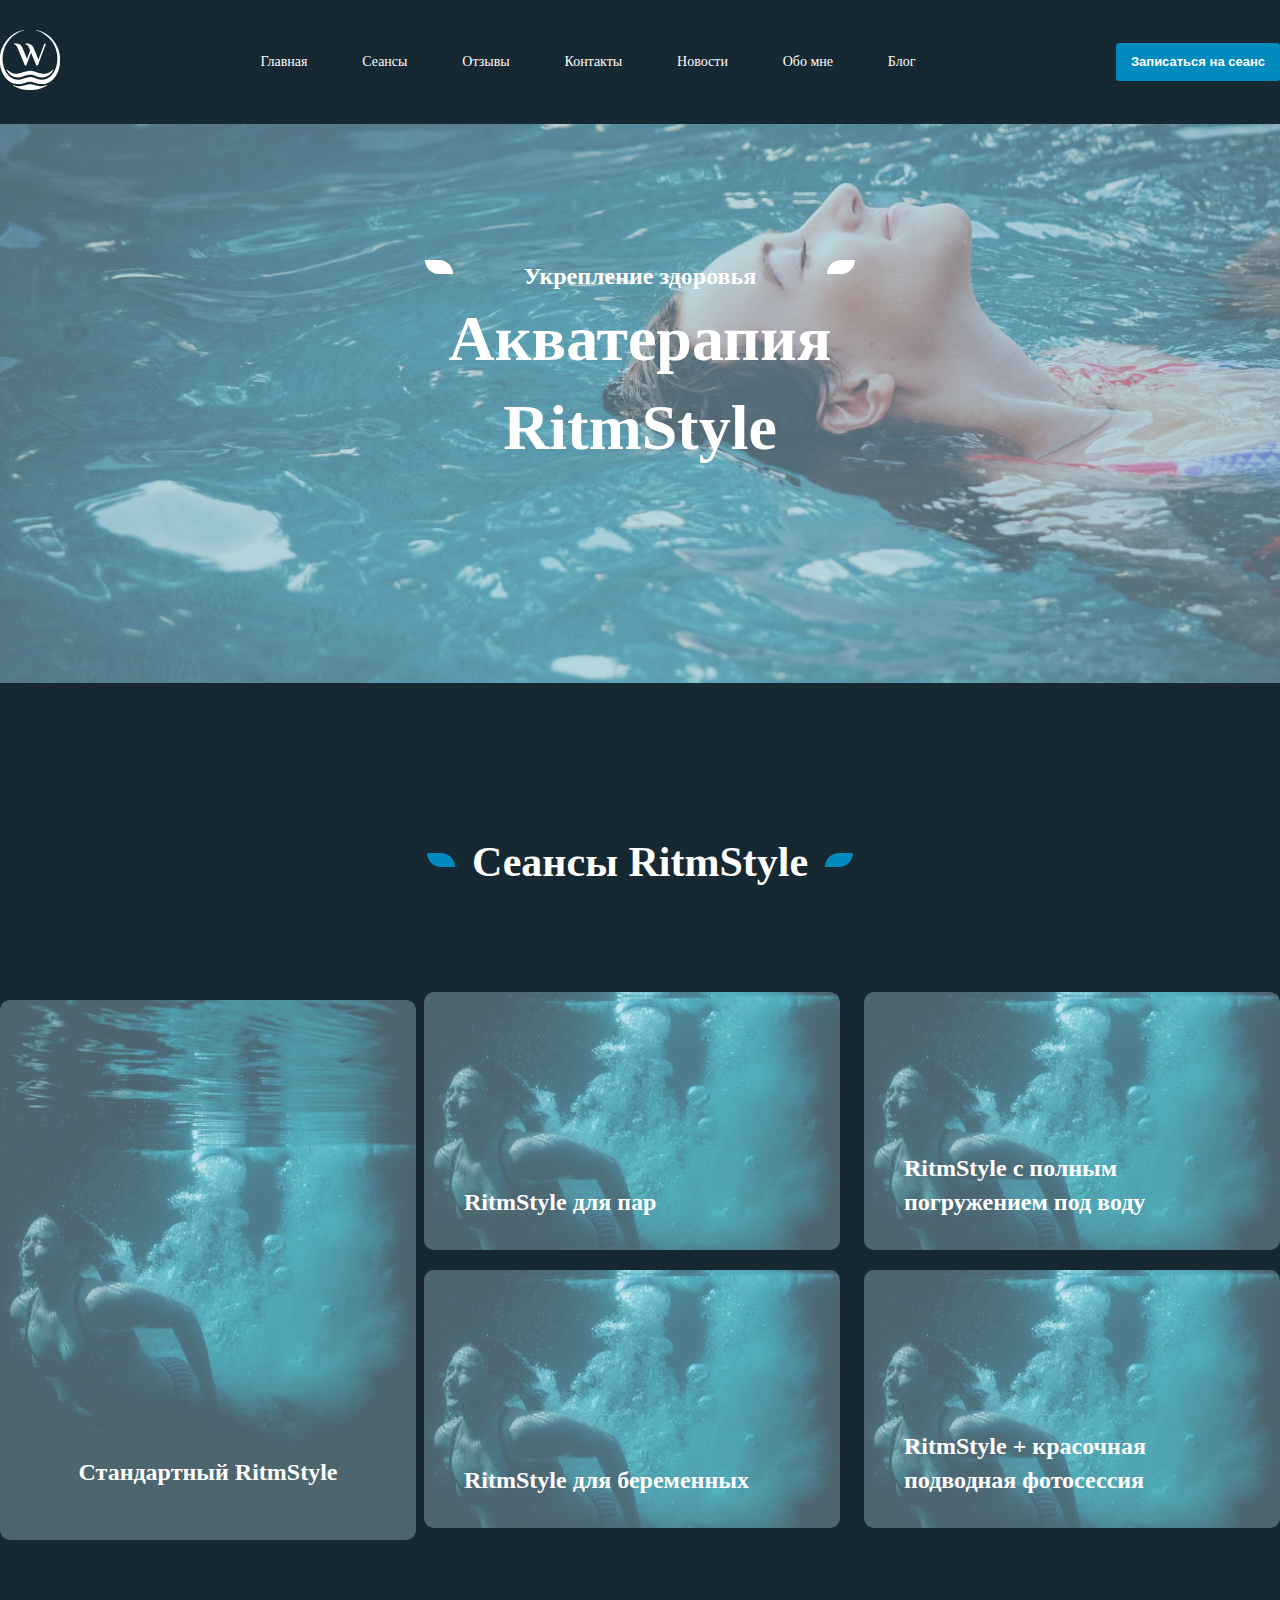
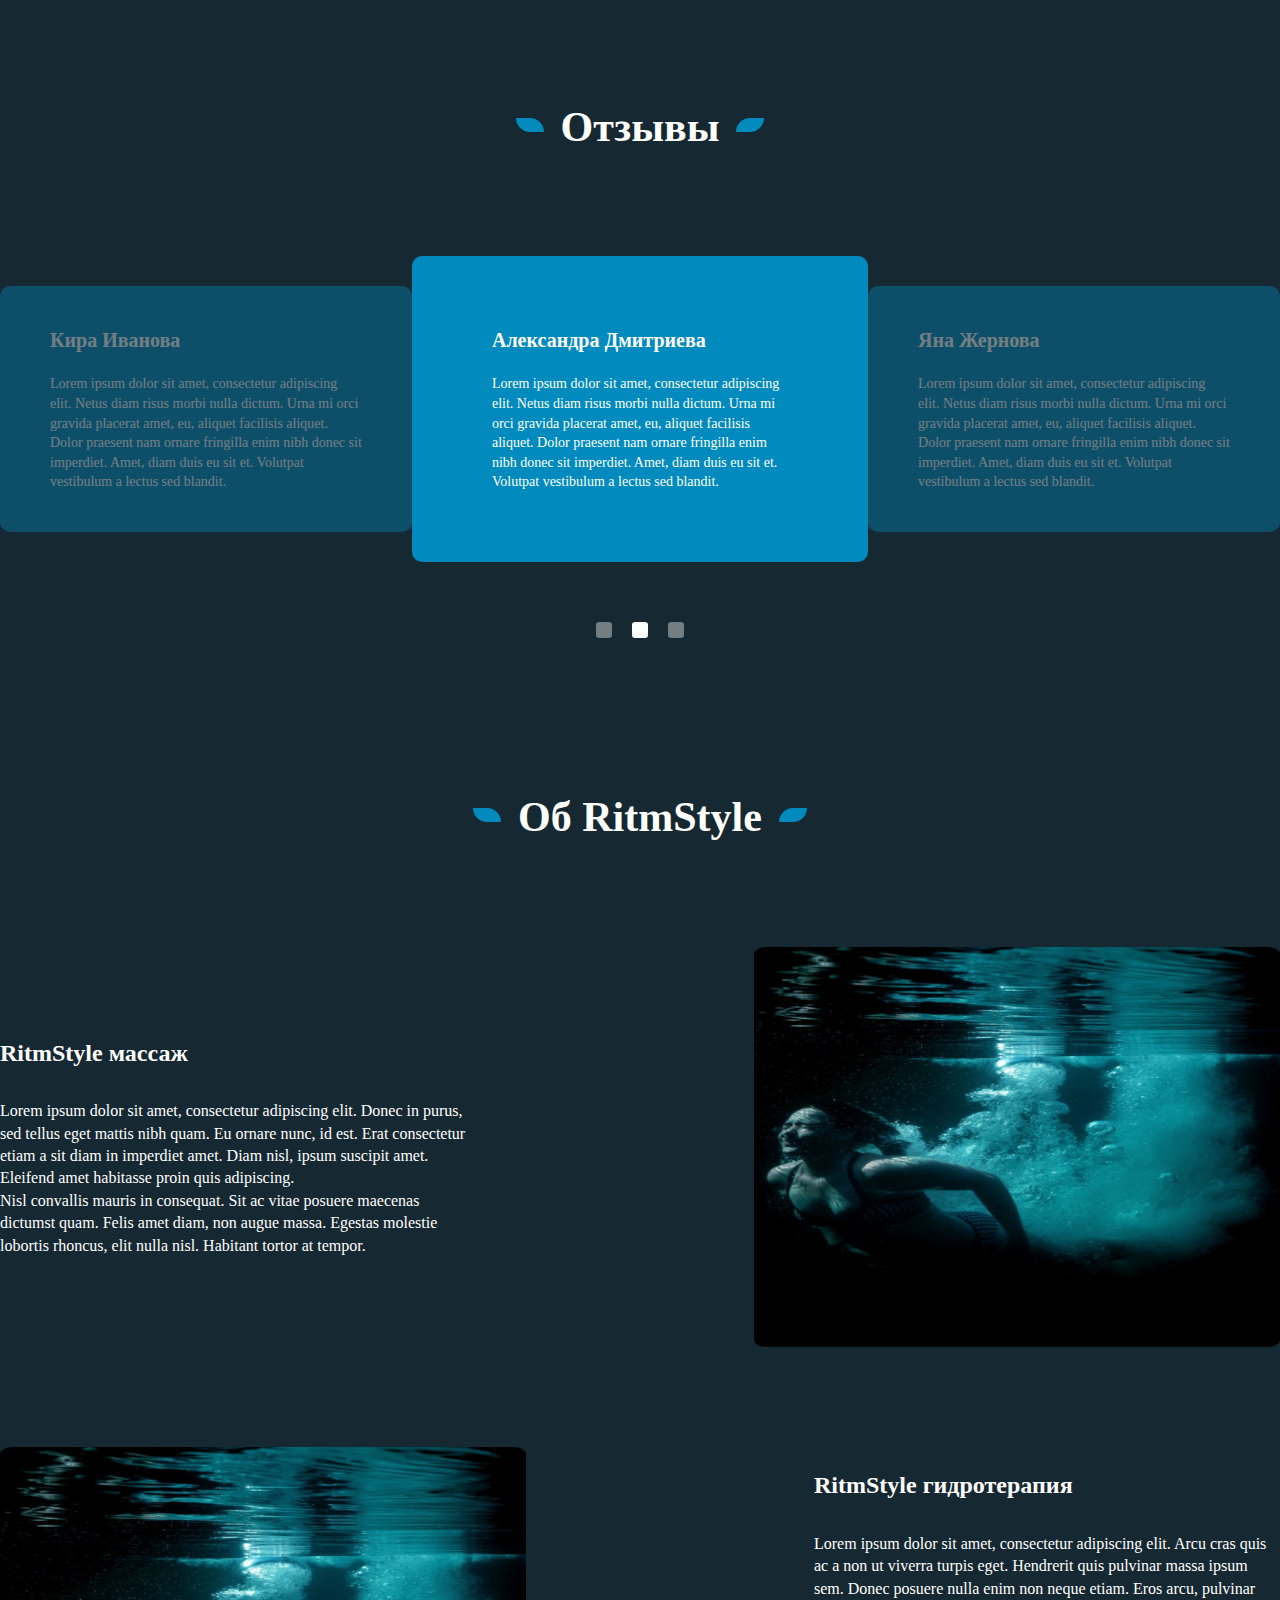
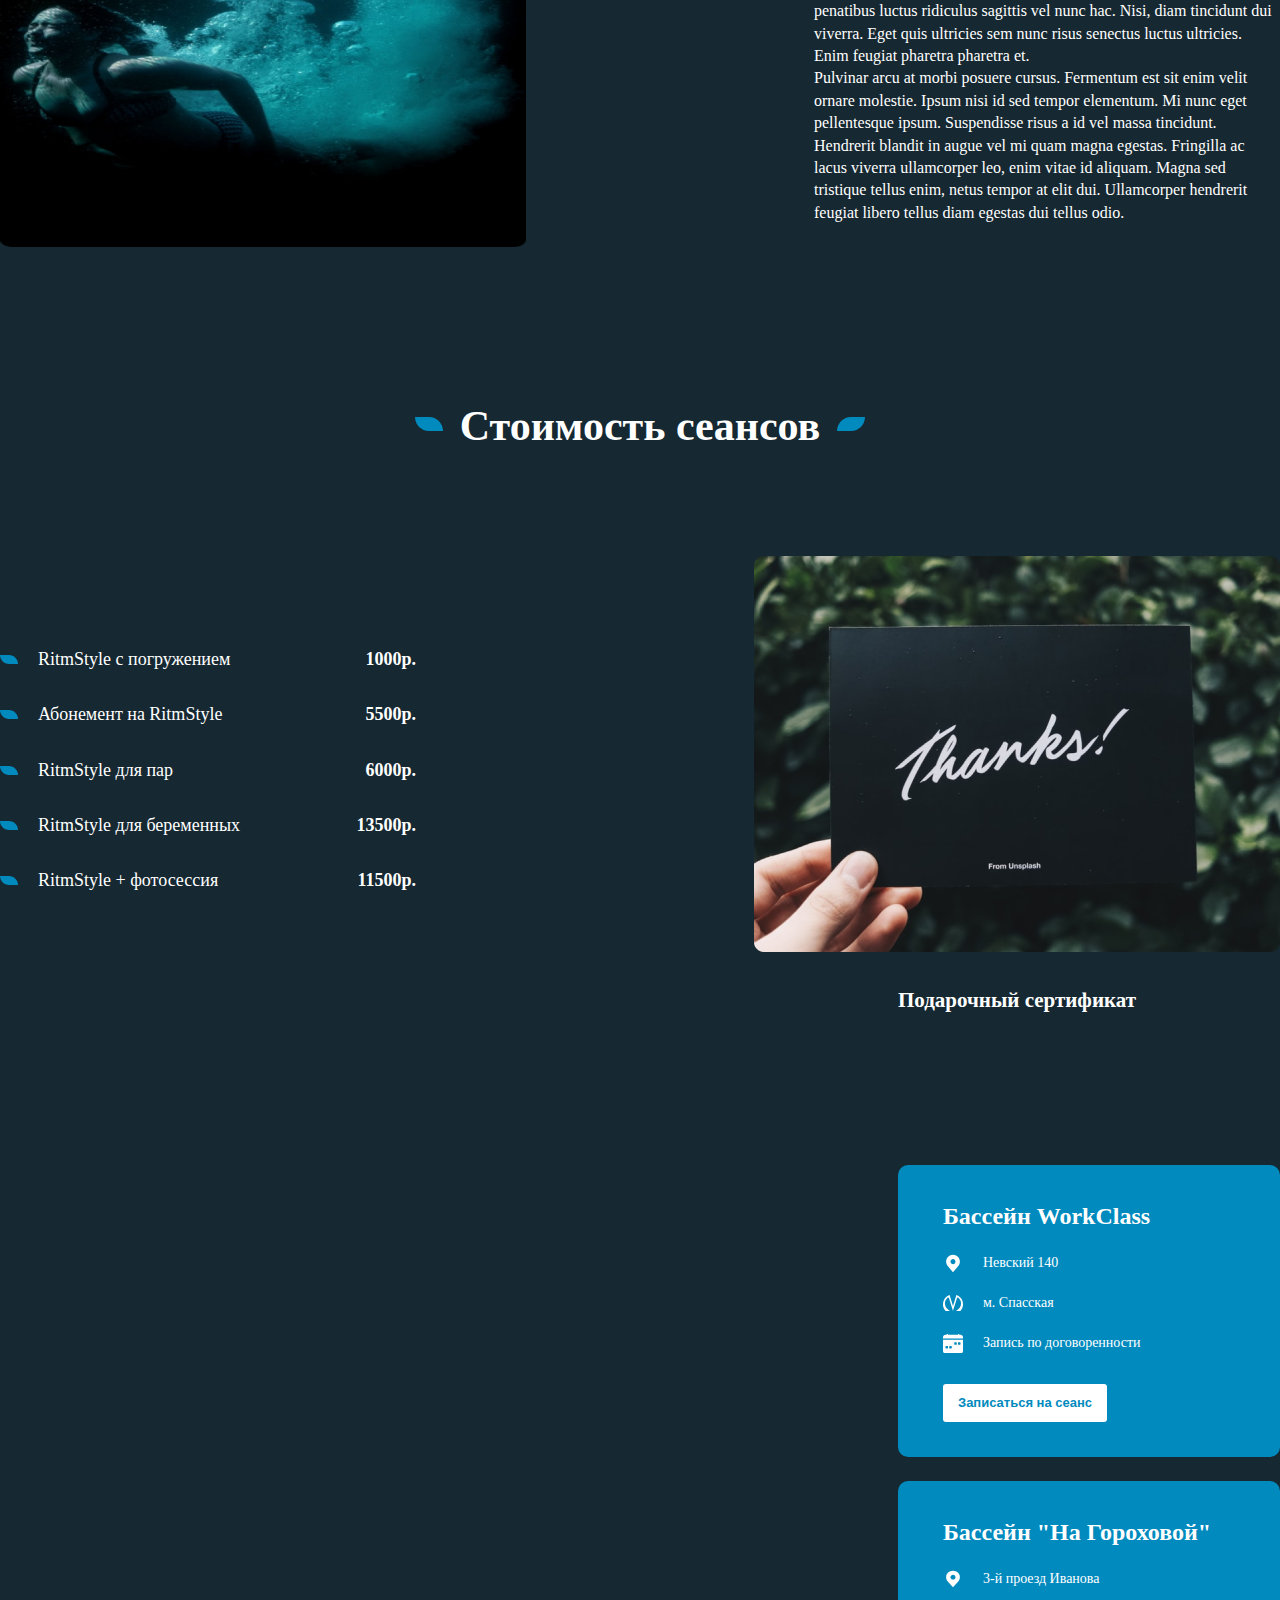
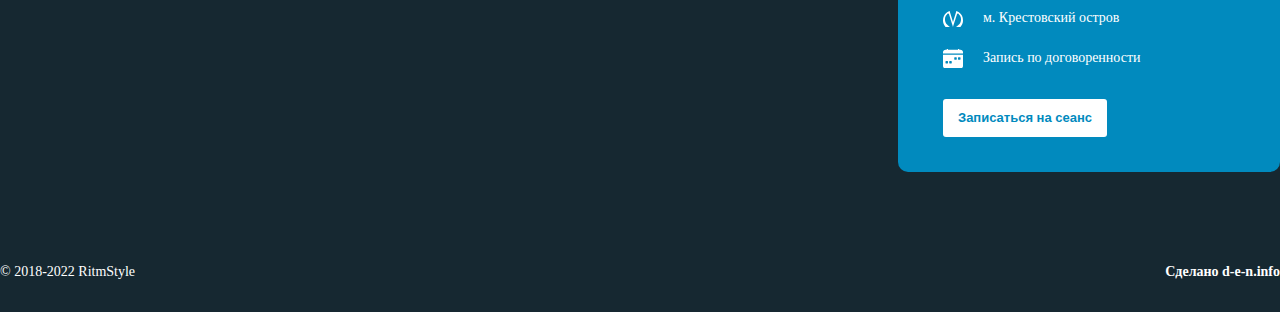
<file: index.html>
<!DOCTYPE html>
<html lang="en">
<head>
    <meta charset="UTF-8">
    <meta http-equiv="X-UA-Compatible" content="IE=edge">
    <meta name="viewport" content="width=device-width, initial-scale=1.0">
    <title>Document</title>
    <link rel="stylesheet" href="css/style.css">
    <script src="js/main.js" defer></script>
</head>
<body>
    <!-- У нас в шапке три элемента лого навигация и кнопка, все это должно быть в общем блоке поэтому -->
    <header class="header">
        <div class="container">
            <div class="header__block">
                <a href="#" class="logo"><img src="img/logo.svg" alt="logo"></a>
                <nav class="nav">
                    <a href="" class="link">Главная</a>
                    <a href="seans.html" class="link">Сеансы</a>
                    <a href="" class="link">Отзывы</a>
                    <a href="" class="link">Контакты</a>
                    <a href="new.html" class="link">Новости</a>
                    <a href="" class="link">Обо мне</a>
                    <a href="blog.html" class="link">Блог</a>
                </nav>
                <button class="btn header__btn">Записаться на сеанс</button>
            </div>
            <!-- /.header__block -->
        </div>
        <!-- /.container -->
    </header>
    <!-- /.header -->
    <!-- после шапки идет секция рекламы -->
    <div class="promo">
        <div class="container">
            <div class="promo__block">
                <h4 class="promo__text">Укрепление здоровья</h4>
                <h1 class="promo__title">Акватерапия RitmStyle</h1>
            </div>
            <!-- /.promo__block -->
        </div>
        <!-- /.container -->
    </div>
    <!-- /.promo -->
    <div class="seans">
        <div class="container">
            <div class="seans__block">
                <h2 class="title seans__title">Сеансы RitmStyle</h2>
                <div class="seans__imgs">
                    <div class="seans__img-big">
                        <p class="seans__text-big">Стандартный RitmStyle</p>
                    </div>
                    <div class="seans__imgs-small">
                        <div class="seans__img-small">
                            <p class="seans__text-small">RitmStyle для пар</p>
                        </div>
                        <div class="seans__img-small">
                            <p class="seans__text-small">RitmStyle с полным погружением под воду</p>
                        </div>
                        <div class="seans__img-small">
                            <p class="seans__text-small">RitmStyle для беременных</p>
                        </div>
                        <div class="seans__img-small">
                            <p class="seans__text-small">RitmStyle + красочная подводная фотосессия</p>
                        </div>
                    </div>
                </div>
            </div>
            <!-- /.seans__block -->
        </div>
        <!-- /.container -->
    </div>
    <!-- /.seans -->
    <div class="comments">
        <div class="comments__block">
            <h2 class="title">Отзывы</h2>
            <div class="slider">
                <div class="slider__wrap">
                    <div class="slides">
                        <h4>Кира Иванова</h4>
                        <p>Lorem ipsum dolor sit amet, consectetur adipiscing elit. Netus diam risus morbi nulla dictum. Urna mi orci gravida placerat amet, eu, aliquet facilisis aliquet. Dolor praesent nam ornare fringilla enim nibh donec sit imperdiet. Amet, diam duis eu sit et. Volutpat vestibulum a lectus sed blandit.
                             </p>
                    </div>
                    <div class="slides slides-active">
                        <h4>Александра Дмитриева</h4>
                        <p>Lorem ipsum dolor sit amet, consectetur adipiscing elit. Netus diam risus morbi nulla dictum. Urna mi orci gravida placerat amet, eu, aliquet facilisis aliquet. Dolor praesent nam ornare fringilla enim nibh donec sit imperdiet. Amet, diam duis eu sit et. Volutpat vestibulum a lectus sed blandit.
                            </p>
                    </div>
                    <div class="slides">
                        <h4>Яна Жернова</h4>
                        <p>Lorem ipsum dolor sit amet, consectetur adipiscing elit. Netus diam risus morbi nulla dictum. Urna mi orci gravida placerat amet, eu, aliquet facilisis aliquet. Dolor praesent nam ornare fringilla enim nibh donec sit imperdiet. Amet, diam duis eu sit et. Volutpat vestibulum a lectus sed blandit.
                           </p>
                    </div>
                </div>
                <div class="dots">
                    <div class="dot"></div>
                    <div class="dot dot-active"></div>
                    <div class="dot"></div>
                </div>
            </div>
            <!-- /.slider -->
        </div>
    </div>
    <!-- /.comments -->
    <div class="we">
        <div class="container">
            <div class="we__block">
                <h2 class="title">Об RitmStyle</h2>
                <div class="we__desc">
                    <div class="we__text">
                        <h4>RitmStyle массаж </h4>
                        <p>Lorem ipsum dolor sit amet, consectetur adipiscing elit. Donec in purus, sed tellus eget mattis nibh quam. Eu ornare nunc, id est. Erat consectetur etiam a sit diam in imperdiet amet. Diam nisl, ipsum suscipit amet. Eleifend amet habitasse proin quis adipiscing.
                            </p>
                        <p>Nisl convallis mauris in consequat. Sit ac vitae posuere maecenas dictumst quam. Felis amet diam, non augue massa. Egestas molestie lobortis rhoncus, elit nulla nisl. Habitant tortor at tempor.
                        </p>
                    </div>
                    <img src="img/unsplash_TnOyyEtrKd0.png" alt="cvcv">
                </div>
                <div class="we__desc">
                    <img src="img/unsplash_TnOyyEtrKd0.png" alt="cvcv">
                    <div class="we__text">
                        <h4>RitmStyle гидротерапия</h4>
                        <p>Lorem ipsum dolor sit amet, consectetur adipiscing elit. Arcu cras quis ac a non ut viverra turpis eget. Hendrerit quis pulvinar massa ipsum sem. Donec posuere nulla enim non neque etiam. Eros arcu, pulvinar penatibus luctus ridiculus sagittis vel nunc hac. Nisi, diam tincidunt dui viverra. Eget quis ultricies sem nunc risus senectus luctus ultricies. Enim feugiat pharetra pharetra et.</p>
                        <p>Pulvinar arcu at morbi posuere cursus. Fermentum est sit enim velit ornare molestie. Ipsum nisi id sed tempor elementum. Mi nunc eget pellentesque ipsum. Suspendisse risus a id vel massa tincidunt. Hendrerit blandit in augue vel mi quam magna egestas. Fringilla ac lacus viverra ullamcorper leo, enim vitae id aliquam. Magna sed tristique tellus enim, netus tempor at elit dui. Ullamcorper hendrerit feugiat libero tellus diam egestas dui tellus odio.</p>
                    </div>
                </div>
            </div>
        </div>
        <!-- /.container -->
    </div>
    <!-- /.we -->
    <div class="price">
        <div class="container">
            <div class="price__block">
                <h2 class="title">Стоимость сеансов</h2>
                <div class="price__box">
                    <div class="price__box-desc">
                        <div class="price__box-desc-text">
                            <p>RitmStyle с погружением</p>
                            <span>1000р.</span>
                        </div>
                        <div class="price__box-desc-text">
                            <p>Абонемент на RitmStyle</p>
                            <span>5500р.</span>
                        </div>
                        <div class="price__box-desc-text">
                            <p>RitmStyle для пар</p>
                            <span>6000р.</span>
                        </div>
                        <div class="price__box-desc-text">
                            <p>RitmStyle для беременных</p>
                            <span>13500р.</span>
                        </div>
                        <div class="price__box-desc-text">
                            <p>RitmStyle +  фотосессия</p>
                            <span>11500р.</span>
                        </div>
                    </div>
                    <div class="price__box-img">
                        <img src="img/price.png" alt="price">
                        <p>Подарочный сертификат</p>
                    </div>
                </div>
                <!-- /.price__box -->
            </div>
            <!-- /.price__block -->
        </div>
        <!-- /.container -->
    </div>
    <!-- /.price -->
    <footer class="footer">
        <div class="container">
            <div class="footer__block">
                <div class="footer__map">
                    <iframe src="https://www.google.com/maps/embed?pb=!1m14!1m8!1m3!1d4488.871968017074!2d37.6245!3d55.7682994!3m2!1i1024!2i768!4f13.1!3m3!1m2!1s0x46b54a69c148f0e3%3A0x1dbf48c4e749190d!2z0KLRgNGD0LHQvdCw0Y8!5e0!3m2!1sru!2sru!4v1679062745786!5m2!1sru!2sru" width="856" height="604" style="border:0;" allowfullscreen="" loading="lazy" referrerpolicy="no-referrer-when-downgrade"></iframe>
                </div>
                <!-- /.footer__map -->
                <div class="footer__box">
                    <div class="footer__desc">
                        <h5>Бассейн WorkClass</h5>
                        <p class="footer__adress footer__text">Невский 140</p>
                        <p class="footer__metro footer__text">м. Спасская</p>
                        <p class="footer__plan footer__text">Запись по договоренности</p>
                        <button class="btn footer__btn">Записаться на сеанс</button>
                    </div>
                    <div class="footer__desc">
                        <h5>Бассейн "На Гороховой"</h5>
                        <p class="footer__adress footer__text">3-й проезд Иванова</p>
                        <p class="footer__metro footer__text">м. Крестовский остров</p>
                        <p class="footer__plan footer__text">Запись по договоренности</p>
                        <button class="btn footer__btn">Записаться на сеанс</button>
                    </div>
                </div>
                <!-- /.footer__box -->
            </div>
            <!-- /.footer__block -->
            <div class="footer__info">
                <span>© 2018-2022 RitmStyle</span> 
                <p>Сделано d-e-n.info</p>
            </div>
        </div>
        <!-- /.container -->
    </footer>
    <!-- /.footer -->
    <div class="modal">
        <div class="modal__box">
            <h2>Введите данные</h2>
            <input type="text" placeholder="Ввидете имя">
            <input type="text" placeholder="Введите почту">
            <button class="btn">отправить</button>
            <div class="modal__close">close</div>
        </div>
    </div>
    <!-- /.modal -->
</body>
</html>
</file>
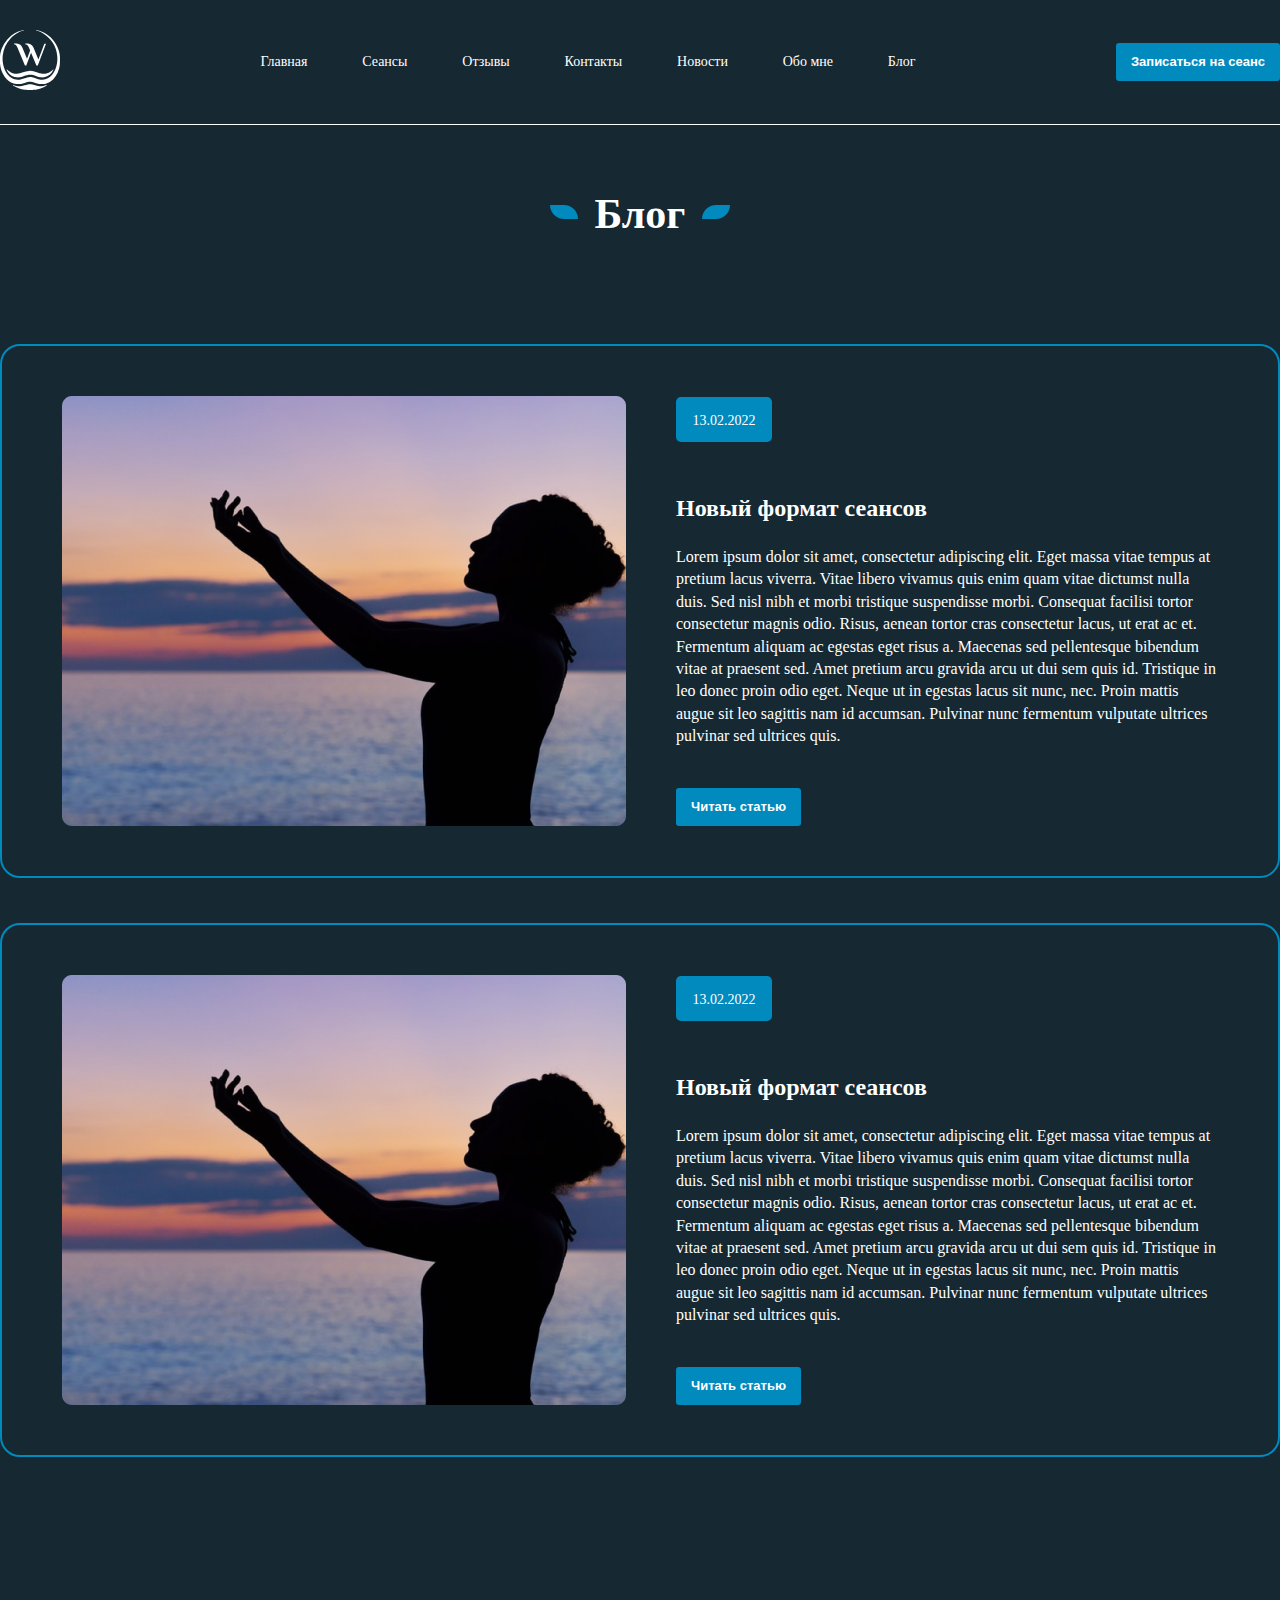
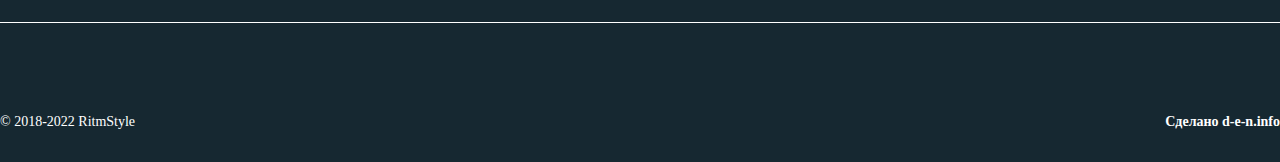
<file: blog.html>
<!DOCTYPE html>
<html lang="en">
<head>
    <meta charset="UTF-8">
    <meta http-equiv="X-UA-Compatible" content="IE=edge">
    <meta name="viewport" content="width=device-width, initial-scale=1.0">
    <title>Блог</title>
    <link rel="stylesheet" href="css/style.css">
</head>
<body>
    <header class="header">
        <div class="container">
            <div class="header__block line">
                <a href="index.html" class="logo"><img src="img/logo.svg" alt="logo"></a>
                <nav class="nav">
                    <a href="index.html" class="link">Главная</a>
                    <a href="" class="link">Сеансы</a>
                    <a href="" class="link">Отзывы</a>
                    <a href="" class="link">Контакты</a>
                    <a href="new.html" class="link">Новости</a>
                    <a href="" class="link">Обо мне</a>
                    <a href="" class="link">Блог</a>
                </nav>
                <button class="btn header__btn">Записаться на сеанс</button>
            </div>
            <!-- /.header__block -->
        </div>
        <!-- /.container -->
    </header>
    <!-- /.header -->
    <div class="blog">
        <div class="container">
            <div class="blog__block">
                <h2 class="title">Блог</h2>
                <div class="blog__card">
                    <img src="img/image.png" alt="image">
                    <div class="blog__desc">
                        <h4>Новый формат сеансов</h4>
                        <p>Lorem ipsum dolor sit amet, consectetur adipiscing elit. Eget massa vitae tempus at pretium lacus viverra. Vitae libero vivamus quis enim quam vitae dictumst nulla duis. Sed nisl nibh et morbi tristique suspendisse morbi. Consequat facilisi tortor consectetur magnis odio. Risus, aenean tortor cras consectetur lacus, ut erat ac et. Fermentum aliquam ac egestas eget risus a. Maecenas sed pellentesque bibendum vitae at praesent sed. Amet pretium arcu gravida arcu ut dui sem quis id. Tristique in leo donec proin odio eget. Neque ut in egestas lacus sit nunc, nec. Proin mattis augue sit leo sagittis nam id accumsan. Pulvinar nunc fermentum vulputate ultrices pulvinar sed ultrices quis.</p>
                        <button class="btn blog__btn">Читать статью</button>
                    </div>
                </div>
                <div class="blog__card">
                    <img src="img/image.png" alt="image">
                    <div class="blog__desc">
                        <h4>Новый формат сеансов</h4>
                        <p>Lorem ipsum dolor sit amet, consectetur adipiscing elit. Eget massa vitae tempus at pretium lacus viverra. Vitae libero vivamus quis enim quam vitae dictumst nulla duis. Sed nisl nibh et morbi tristique suspendisse morbi. Consequat facilisi tortor consectetur magnis odio. Risus, aenean tortor cras consectetur lacus, ut erat ac et. Fermentum aliquam ac egestas eget risus a. Maecenas sed pellentesque bibendum vitae at praesent sed. Amet pretium arcu gravida arcu ut dui sem quis id. Tristique in leo donec proin odio eget. Neque ut in egestas lacus sit nunc, nec. Proin mattis augue sit leo sagittis nam id accumsan. Pulvinar nunc fermentum vulputate ultrices pulvinar sed ultrices quis.</p>
                        <button class="btn blog__btn">Читать статью</button>
                    </div>
                </div>
            </div>
            <!-- /.blog__block -->
        </div>
        <!-- /.container -->
    </div>
    <!-- /.blog -->
    <div class="container line-top">
        <div class="footer__info">
            <span>© 2018-2022 RitmStyle</span> 
            <p>Сделано d-e-n.info</p>
        </div>
    </div>
    <!-- /.container -->
</body>
</html>
</file>
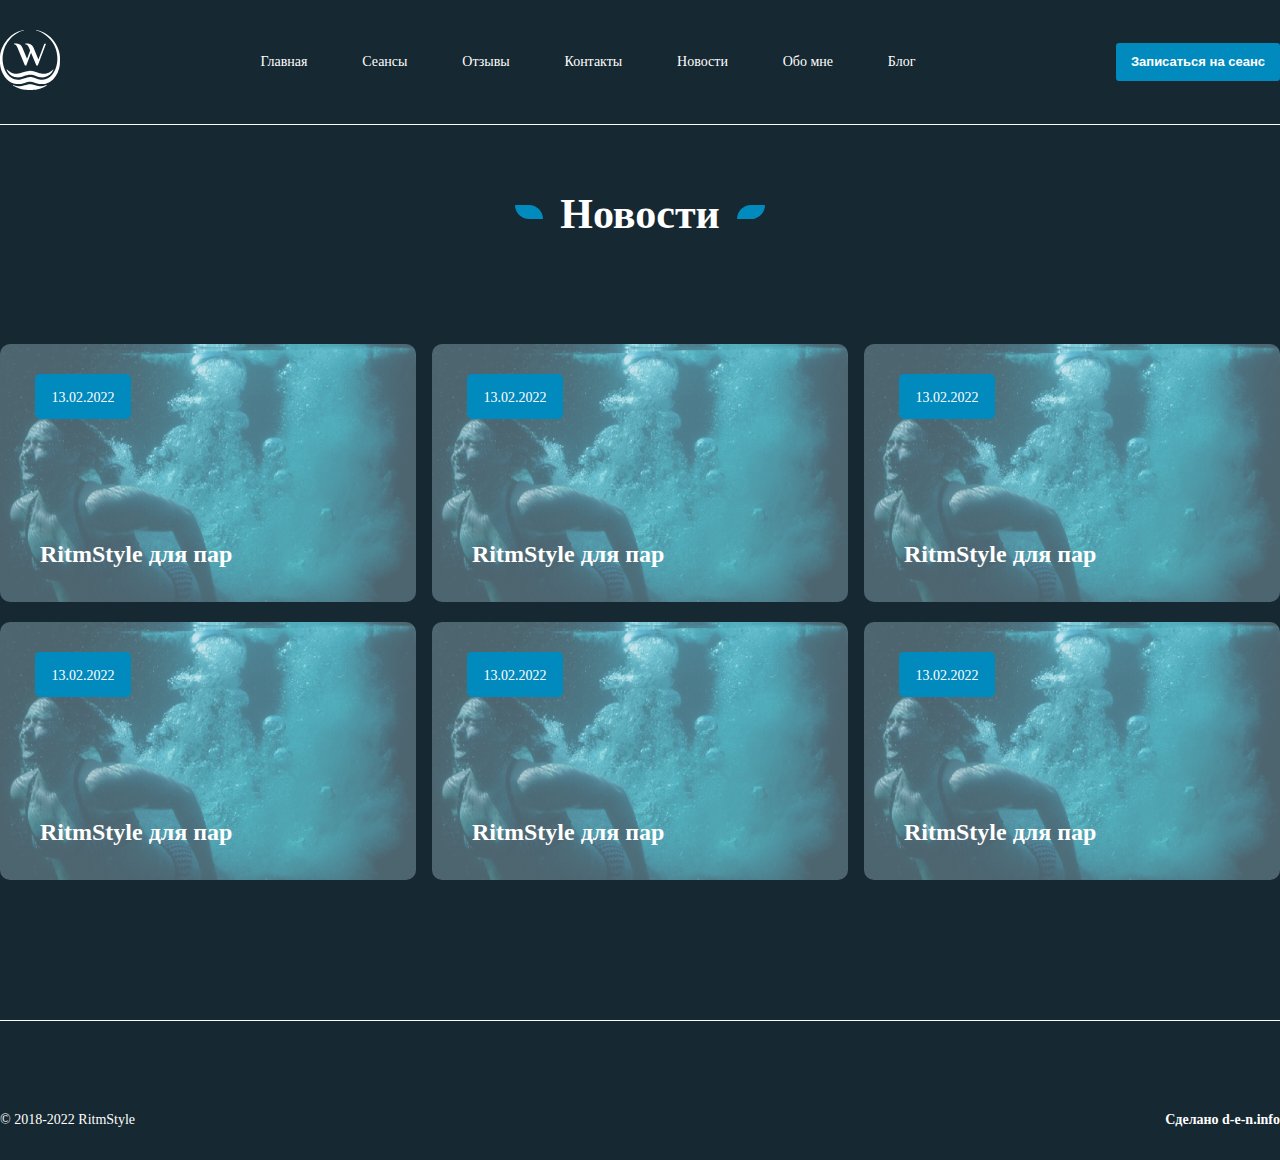
<file: new.html>
<!DOCTYPE html>
<html lang="en">
<head>
    <meta charset="UTF-8">
    <meta http-equiv="X-UA-Compatible" content="IE=edge">
    <meta name="viewport" content="width=device-width, initial-scale=1.0">
    <title>Новости</title>
    <link rel="stylesheet" href="css/style.css">
</head>
<body>
    <header class="header">
        <div class="container">
            <div class="header__block line">
                <a href="index.html" class="logo"><img src="img/logo.svg" alt="logo"></a>
                <nav class="nav">
                    <a href="index.html" class="link">Главная</a>
                    <a href="" class="link">Сеансы</a>
                    <a href="" class="link">Отзывы</a>
                    <a href="" class="link">Контакты</a>
                    <a href="" class="link">Новости</a>
                    <a href="" class="link">Обо мне</a>
                    <a href="blog.html" class="link">Блог</a>
                </nav>
                <button class="btn header__btn">Записаться на сеанс</button>
            </div>
            <!-- /.header__block -->
        </div>
        <!-- /.container -->
    </header>
    <!-- /.header -->
    <div class="new">
        <div class="container">
            <div class="new__block">
                <h2 class="title new__title">Новости</h2>
                <div class="new__cards">
                    <div class="seans__img-small new__card">
                        <p class="seans__text-small">RitmStyle для пар</p>
                    </div>
                    <div class="seans__img-small new__card">
                        <p class="seans__text-small">RitmStyle для пар</p>
                    </div>
                    <div class="seans__img-small new__card">
                        <p class="seans__text-small">RitmStyle для пар</p>
                    </div>
                    <div class="seans__img-small new__card">
                        <p class="seans__text-small">RitmStyle для пар</p>
                    </div>
                    <div class="seans__img-small new__card">
                        <p class="seans__text-small">RitmStyle для пар</p>
                    </div>
                    <div class="seans__img-small new__card">
                        <p class="seans__text-small">RitmStyle для пар</p>
                    </div>
                </div>
                <!-- /.new__cards -->
            </div>
            <!-- /.new__block -->
        </div>
        <!-- /.container -->
    </div>
    <div class="container line-top">
        <div class="footer__info">
            <span>© 2018-2022 RitmStyle</span> 
            <p>Сделано d-e-n.info</p>
        </div>
    </div>
    <!-- /.container -->
</body>
</html>
</file>
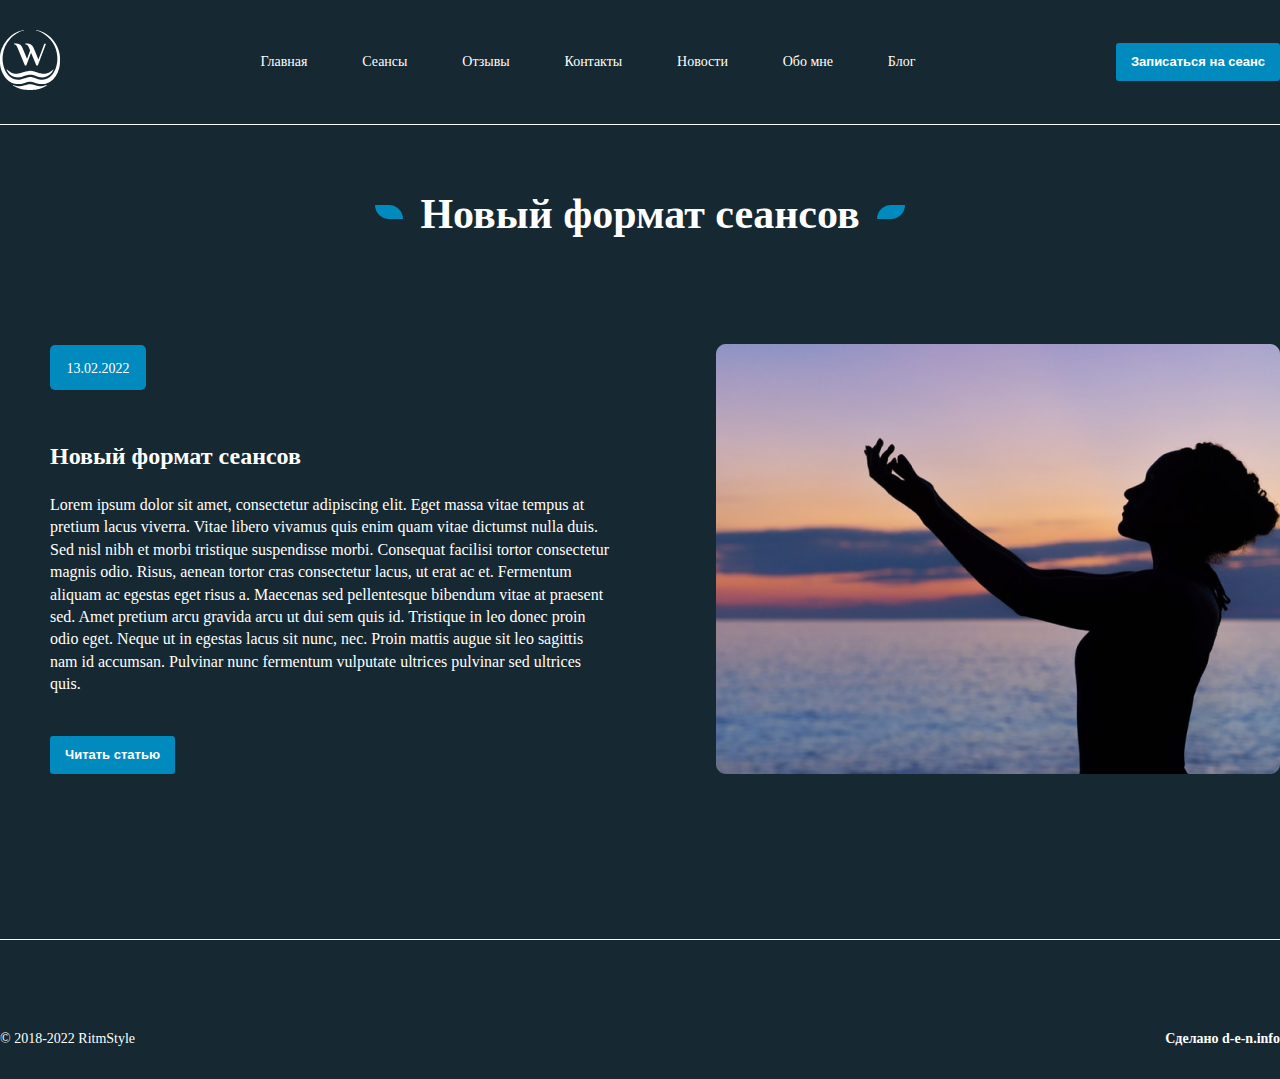
<file: seans.html>
<!DOCTYPE html>
<html lang="en">
<head>
    <meta charset="UTF-8">
    <meta http-equiv="X-UA-Compatible" content="IE=edge">
    <meta name="viewport" content="width=device-width, initial-scale=1.0">
    <title>Сеансы</title>
    <link rel="stylesheet" href="css/style.css">
</head>
<body>
    <header class="header">
        <div class="container">
            <div class="header__block line">
                <a href="index.html" class="logo"><img src="img/logo.svg" alt="logo"></a>
                <nav class="nav">
                    <a href="index.html" class="link">Главная</a>
                    <a href="" class="link">Сеансы</a>
                    <a href="" class="link">Отзывы</a>
                    <a href="" class="link">Контакты</a>
                    <a href="new.html" class="link">Новости</a>
                    <a href="" class="link">Обо мне</a>
                    <a href="" class="link">Блог</a>
                </nav>
                <button class="btn header__btn">Записаться на сеанс</button>
            </div>
            <!-- /.header__block -->
        </div>
        <!-- /.container -->
    </header>
    <!-- /.header -->
    <div class="blog">
        <div class="container">
            <div class="blog__block">
                <h2 class="title">Новый формат сеансов</h2>
                <div class="blog__card seans__card">    
                    <div class="blog__desc">
                        <h4>Новый формат сеансов</h4>
                        <p>Lorem ipsum dolor sit amet, consectetur adipiscing elit. Eget massa vitae tempus at pretium lacus viverra. Vitae libero vivamus quis enim quam vitae dictumst nulla duis. Sed nisl nibh et morbi tristique suspendisse morbi. Consequat facilisi tortor consectetur magnis odio. Risus, aenean tortor cras consectetur lacus, ut erat ac et. Fermentum aliquam ac egestas eget risus a. Maecenas sed pellentesque bibendum vitae at praesent sed. Amet pretium arcu gravida arcu ut dui sem quis id. Tristique in leo donec proin odio eget. Neque ut in egestas lacus sit nunc, nec. Proin mattis augue sit leo sagittis nam id accumsan. Pulvinar nunc fermentum vulputate ultrices pulvinar sed ultrices quis.</p>
                        <button class="btn blog__btn">Читать статью</button>
                    </div>
                    <img src="img/image.png" alt="image">
                </div>
                
            </div>
            <!-- /.blog__block -->
        </div>
        <!-- /.container -->
    </div>
    <!-- /.blog -->
    <div class="container line-top">
        <div class="footer__info">
            <span>© 2018-2022 RitmStyle</span> 
            <p>Сделано d-e-n.info</p>
        </div>
    </div>
    <!-- /.container -->
</body>
</html>
</file>
<file: css/style.css>
/* Здесь будет общая настройка которая убирает лишние рамки и отступы у нас весь сайт темно синий пропишем фон для всего*/
*{
    box-sizing: border-box;
    margin: 0;
    padding: 0;
}
body{
    background: #162831;
}
/* Здесь будет наш контейнер который ограничит ширину для всего содержимого */
.container{
    max-width: 1296px;
    width: 100%;
    margin: auto;
}
/* Теперь перейдем к настройке самой шапки, нам нужно сделать ее в одну сторку и разбрасать на 100% */
.header__block{
    /* отступ сверху и снизу */
    padding: 30px 0;
    display: flex;
    justify-content: space-between;
    align-items: center;
}
/* так теперь двигаемся к навигации ее нам надо ограничить по ширине и так же разбрасать на 100% */
.nav{
    max-width: 655px;
    width: 100%;
    display: flex;
    justify-content: space-between;
}
/* теперь отформатируем ссылки нужно изменить цвет,убрать подчеркивание и задать размер шрифта  */
.link{
    text-decoration: none;
    font-size: 14px;
    line-height: 135%;
    color: #FFFFFF;
}
/* последнее это кнопка здесь нам нужно прописать фон и цвет текста и тут же настройки шрифта*/
.btn{
    outline: none;
    border: none;
    background: #018ABE;
    border-radius: 3px;
    font-weight: 600;
    font-size: 13px;
    line-height: 140%;
    color: #FFFFFF;
    padding: 10px 15px;
}
/* теперь пропишем для промо фон с картинкой , так все нужно выровнять по центру*/
.promo__block{
    position: relative;
    padding-top: 136px;
    padding-bottom: 210px;
    display: flex;
    flex-direction: column;
    justify-content: space-between;
    align-items: center;
    border-radius: 10px;
}
.promo__block::after{
    position: absolute;
    content: '';
    top: 0;
    left: 0;
    width: 100%;
    height: 100%;
    background: linear-gradient(0deg, rgba(152, 201, 220, 0.5), rgba(152, 201, 220, 0.5)),url(../img/promo.png) no-repeat center / cover;
    z-index: -1;
}
.promo__title{
    max-width: 587px;
    width: 100%;
    font-weight: 700;
    font-size: 64px;
    line-height: 140%;
    text-align: center;
    color: #FFFFFF;
}
.promo__text{
    position: relative;
    max-width: 430px;
    width: 100%;
    font-weight: 700;
    font-size: 24px;
    line-height: 140%;
    text-align: center;
    color: #FFFFFF;
}
.promo__text::after{
    position: absolute;
    content: '';
    top: 0;
    right: 0;
    width: 28px;
    height: 14px;
    background: url(../img/arr-l.svg) no-repeat center right;
}
.promo__text::before{
    position: absolute;
    content: '';
    top: 0;
    left: 0;
    width: 28px;
    height: 14px;
    background: url(../img/arr-r.svg) no-repeat center left;
}
.seans__block{
    padding: 150px 0;
    display: flex;
    justify-content: space-between;
    align-items: center;
    flex-direction: column;
}
.title{
    position: relative;
    font-weight: 700;
    padding-bottom: 100px;
    font-size: 42px;
    line-height: 140%;
    text-align: center;
    color: #FFFFFF;
}
.title::after{
    position: absolute;
    content: '';
    top: 20px;
    left: -45px;
    width: 28px;
    height: 14px;
    background: url(../img/arr-dark-1.svg) no-repeat center left;
}
.title::before{
    position: absolute;
    content: '';
    top: 20px;
    right: -45px;
    width: 28px;
    height: 14px;
    background: url(../img/arr-dark-2.svg) no-repeat center right;
}
.seans__imgs{
    width: 100%;
    display: flex;
    justify-content: space-between;
    align-items: center;
}
.seans__img-big{
    position: relative;
    display: flex;
    justify-content: center;
    align-items: end;
    width: 416px;
    height: 540px;
}
.seans__img-big::after{
    position: absolute;
    content: '';
    top: 0;
    left: 0;
    width: 100%;
    height: 100%;
    background: linear-gradient(0deg, rgba(152, 201, 220, 0.5), rgba(152, 201, 220, 0.5)),url(../img/unsplash_TnOyyEtrKd0.png) no-repeat center / 100%;
    border-radius: 10px;
    z-index: -1;
}
.seans__text-big{
    color: #FFFFFF;
    font-weight: 700;
    font-size: 24px;
    line-height: 140%;
    padding-bottom: 50px;
}
.seans__imgs-small{
    max-width: 856px;
    width: 100%;
    display: flex;
    justify-content: space-between;
    align-items: center;
    flex-wrap: wrap;
}
.seans__img-small{
    position: relative;
    display: flex;
    justify-content: center;
    align-items: end;
    width: 416px;
    height: 258px;
    margin-bottom: 20px;
    
}
.seans__img-small::after{
    position: absolute;
    content: '';
    top: 0;
    left: 0;
    width: 100%;
    height: 100%;
    background: linear-gradient(0deg, rgba(152, 201, 220, 0.5), rgba(152, 201, 220, 0.5)),url(../img/unsplash_TnOyyEtrKd0.png) no-repeat center / 100%;
    border-radius: 10px;
    z-index: -1;
}
.seans__text-small{
    max-width: 336px;
    width: 100%;
    color: #FFFFFF;
    font-weight: 700;
    font-size: 24px;
    line-height: 140%;
    padding-bottom: 30px;
}

.comments__block{
    padding-bottom: 150px;
    display: flex;
    justify-content: space-between;
    align-items: center;
    flex-direction: column;
}
.slider{
    max-width: 1736px;
    width: 100%;
    display: flex;
    justify-content: space-between;
    align-items: center;
    flex-direction: column;
}
.slider__wrap{
    width: 100%;
    display: flex;
    justify-content: space-between;
    align-items: center;
}
.slides{
    max-width: 500px;
    width: 100%;
    background: #018ABE;
    border-radius: 10px;
    padding: 40px 50px;
    opacity: 0.4;
}
.slides-active{
    padding: 70px 80px;
    max-width: 636px;
    width: 100%;
    opacity: 1;
}
.slides > p {
    font-weight: 300;
    font-size: 14px;
    line-height: 140%;
    color: #FFFFFF;
}
.slides > h4 {
    padding-bottom: 20px;
    font-weight: 700;
    font-size: 20px;
    line-height: 140%;
    color: #FFFFFF;
}
.dots{
    margin-top: 60px;
    max-width: 88px;
    width: 100%;
    display: flex;
    justify-content: space-between;
}
.dot{
    width: 16px;
    height: 16px;
    background: #FFFFFF;
    opacity: 0.4;
    border-radius: 3px;
}
.dot-active{
    opacity: 1;
}












.we__block{
    padding-bottom: 50px;
    display: flex;
    justify-content: space-between;
    align-items: center;
    flex-direction: column;
}
.we__desc{
    margin-bottom: 100px;
    width: 100%;
    display: flex;
    justify-content: space-between;
    align-items: center;
}
.we__text{
    max-width: 466px;
    width: 100%;
}
.we__text > p{
    font-weight: 300;
    font-size: 16px;
    line-height: 140%;
    color: #FFFFFF;
}
.we__text > h4{
    padding-bottom: 30px;
    font-weight: 700;
    font-size: 24px;
    line-height: 140%;
    color: #FFFFFF;
}
.we__desc > img{
    width: 526px;
    height: 400px;
}

.price__block{
    padding-bottom: 150px;
    display: flex;
    justify-content: space-between;
    align-items: center;
    flex-direction: column;
}
.price__box{
    width: 100%;
    display: flex;
    justify-content: space-between;
    align-items: center;
}
.price__box-desc{
    max-width: 416px;
    width: 100%;
}
.price__box-desc-text{
    position: relative;
    display: flex;
    justify-content: space-between;
    align-items: center;
    padding-left: 38px;
    margin-bottom: 30px;
}
.price__box-desc-text::after{
    position: absolute;
    content: '';
    top: 8px;
    left: 0;
    width: 18px;
    height: 9px;
    background: url(../img/arr-dark-1.svg) no-repeat center left / 100%;
}
.price__box-desc-text > p {
    font-weight: 400;
    font-size: 18px;
    line-height: 140%;
    color: #FFFFFF;
}
.price__box-desc-text > span{
    font-weight: 700;
    font-size: 18px;
    line-height: 140%;
    color: #FFFFFF;
}
.price__box-img > p {
    margin-top: 30px;
    font-weight: 700;
    font-size: 21px;
    line-height: 140%;
    text-align: center;
    color: #FFFFFF;
}

.footer__block{
    display: flex;
    justify-content: space-between;
    align-items: center;
}
.footer__box{
    max-width: 382px;
    width: 100%;
    display: flex;
    justify-content: space-between;
    flex-direction: column;
}
.footer__desc{
    background: #018ABE;
    border-radius: 10px;
    padding: 35px 45px;
}
.footer__desc > h5 {
    font-weight: 700;
    font-size: 24px;
    line-height: 140%;
    color: #FFFFFF;
    margin-bottom: 20px;
}
.footer__text{
    font-size: 14px;
    line-height: 135%;
    color: #FFFFFF;
    padding-left: 40px;
    margin-bottom: 21px;
}
.footer__adress{
    background: url(../img/carbon_location-filled.svg) no-repeat center left / 20px;
}
.footer__metro{
    background: url(../img/metro.svg) no-repeat center left / 20px;
}
.footer__plan{
    background: url(../img/plan.svg) no-repeat center left / 20px;
}
.footer__btn{
    margin-top: 10px;
    background: #FFFFFF;
    border-radius: 3px;
    font-weight: 600;
    font-size: 13px;
    line-height: 140%;
    color: #018ABE;
}
.footer__desc:nth-child(2){
    margin-top: 24px;
}
.footer__info{
    padding-top: 90px;
    padding-bottom: 30px;
    display: flex;
    justify-content: space-between;
    align-items: center;
}
.footer__info > span{
    font-weight: 400;
    font-size: 14px;
    line-height: 135%;
    color: #FFFFFF;
}
.footer__info > p{
    font-weight: 700;
    font-size: 14px;
    line-height: 135%;
    color: #FFFFFF;
}
.new__block{
    padding-top: 60px;
    padding-bottom: 120px;
    display: flex;
    justify-content: space-between;
    align-items: center;
    flex-direction: column;
}
.new__cards{
    display: flex;
    justify-content: space-between;
    flex-wrap: wrap;
}
.new__card{
    position: relative;
}
.new__card::before{
    position: absolute;
    content: '13.02.2022';
    top: 30px;
    left: 35px;
    width: 96px;
    height: 30px;
    background: #018ABE;
    border-radius: 5px;
    font-size: 14px;
    line-height: 135%;
    color: #FFFFFF;
    padding-top: 15px;
    text-align: center;
}
.line{
    border-bottom: 1px solid #FFFFFF;
}
.line-top{
    border-top: 1px solid #FFFFFF;
}

.blog__block{
    padding-top: 60px;
    padding-bottom: 120px;
    display: flex;
    justify-content: space-between;
    align-items: center;
    flex-direction: column;
}
.blog__card{
    display: flex;
    justify-content: space-between;
    align-items: flex-end;
    padding: 50px 60px;
    border: 2px solid #018ABE;
    border-radius: 20px;
    margin-bottom: 45px;
}
.blog__desc{
    max-width: 564px;
    width: 100%;
    display: flex;
    justify-content: space-between;
    align-items: flex-start;
    flex-direction: column;
    margin-left: 50px;
    position: relative;
}
.blog__desc::before{
    position: absolute;
    content: '13.02.2022';
    top: -95px;
    left: 0px;
    width: 96px;
    height: 30px;
    background: #018ABE;
    border-radius: 5px;
    font-size: 14px;
    line-height: 135%;
    color: #FFFFFF;
    padding-top: 15px;
    text-align: center;
}
.blog__desc > h4{
    font-weight: 700;
    font-size: 24px;
    line-height: 140%;
    color: #FFFFFF;
}
.blog__desc > p {
    padding-top: 20px;
    padding-bottom: 40px;
    font-weight: 300;
    font-size: 16px;
    line-height: 140%;
    color: #FFFFFF;
}
.seans__card{
    width: 100%;
    border: none;
    padding: 0;
}
.modal{
    position: fixed;
    left: 0;
    top: 0;
    width: 100%;
    height: 100%;
    background: rgba(0, 0, 0, .9);
    display: none;
    justify-content: center;
    align-items: center;
}
.modal__box{
    position: relative;
    max-width: 500px;
    width: 100%;
    background-color: #162831;
    padding: 30px;
    display: flex;
    justify-content: center;
    align-items: center;
    flex-direction: column;
}
input{
    border: none;
    outline: none;
    padding: 10px;
    margin: 20px 0;
}
.modal__close{
    position: absolute;
    right: 0;
    top: 0;
    margin: 15px;
    color: #FFFFFF;
}

@media (max-width: 375px) {
    .container{
        max-width: 300px;
        width: 100%;
    }
    .promo__title {
        font-size: 42px;
    }
    .promo__text{
        line-height: 65%;
        padding-bottom: 10px;
    }
    .footer__map > iframe{
        width: 300px;
    }
    .seans__block, .seans__imgs, .price__box, .slider__wrap, .we__desc, .header__block, .footer__block{
        flex-wrap: wrap;
        padding: 30px 0;
    }
    .price__box-img > img, .we__desc > img{
        width: 300px;
    }
    .seans__img-big, .seans__img-small{
        width: 300px;
        height: 400px;
    }
    .title{
        font-size: 22px;
        padding-bottom: 0;
        line-height: 250%;
    }
    .slides{
        margin: auto;
        max-width: 300px;
        width: 100%;
        padding: 20px 30px;
    }
    .price__block, .comments__block{
        padding-bottom: 50px;
    }
    .we__desc{
        margin-bottom: 20px;
    }
}
</file>
